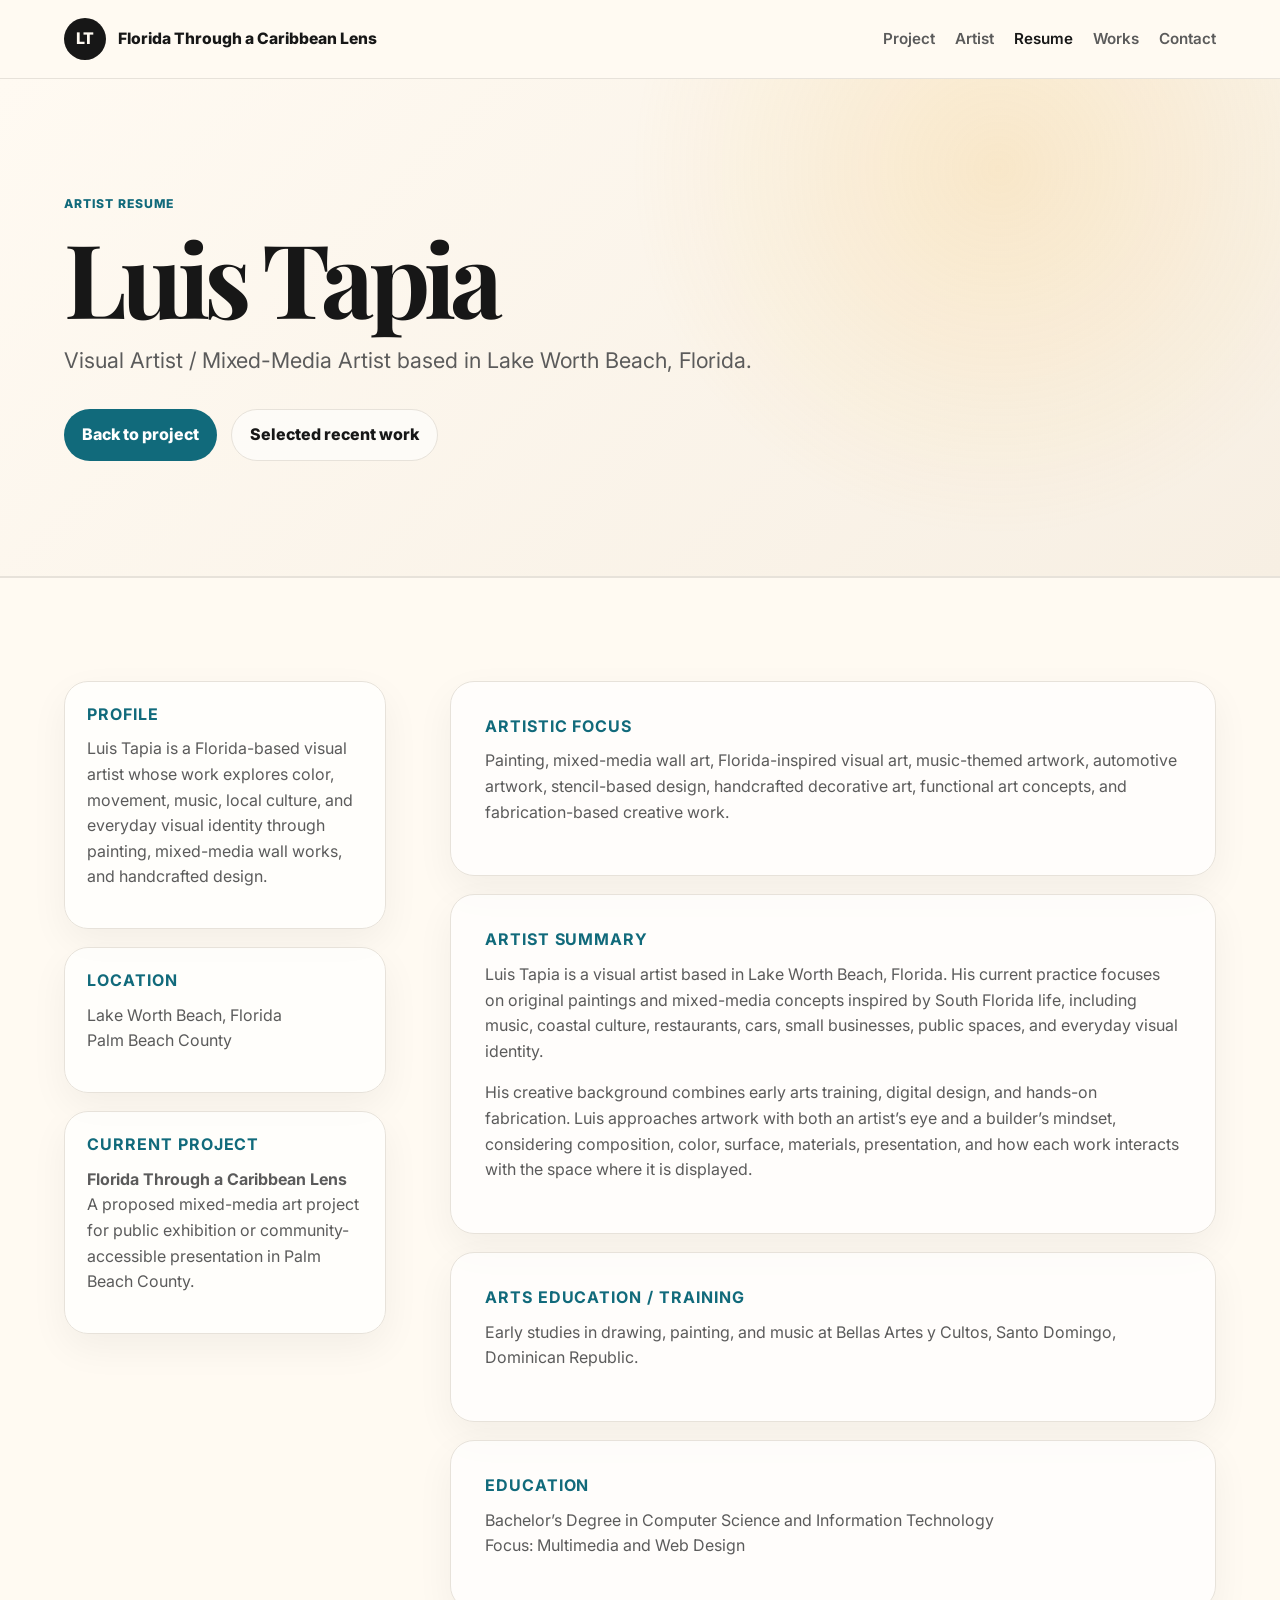
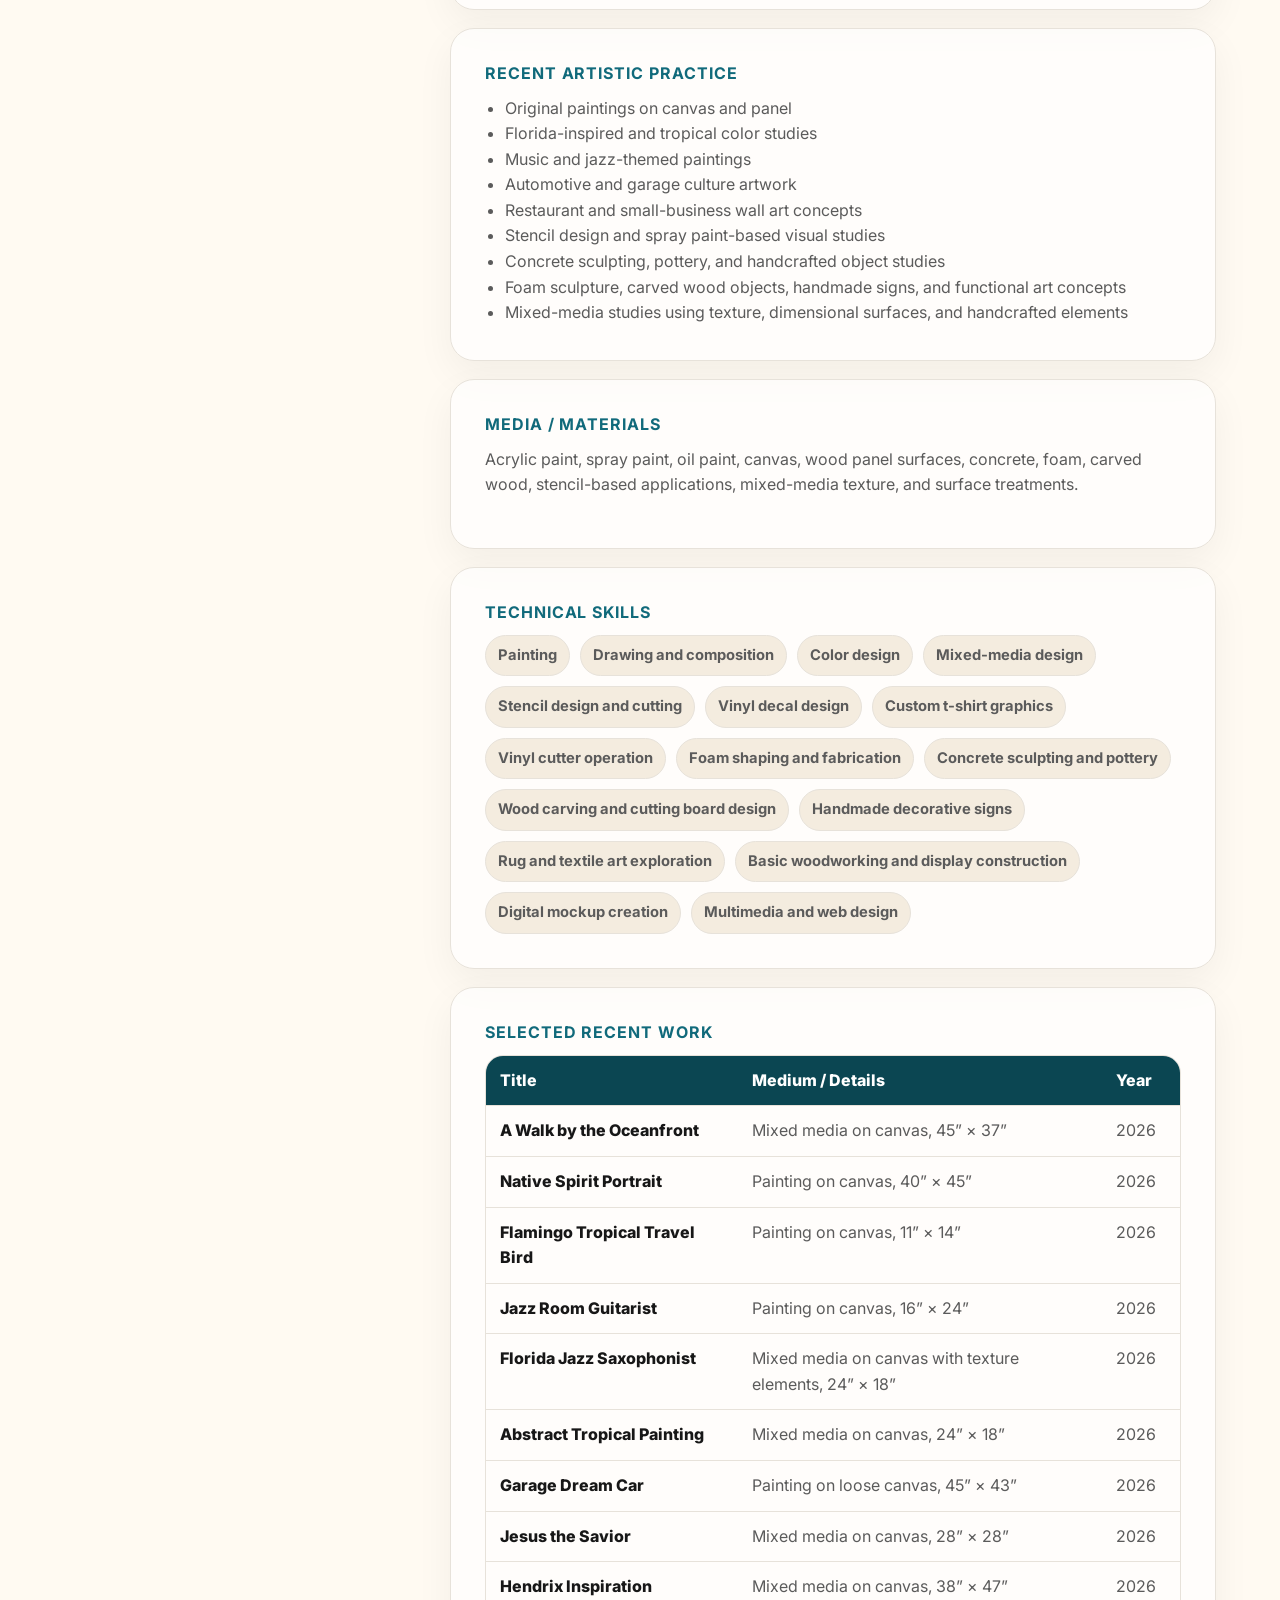
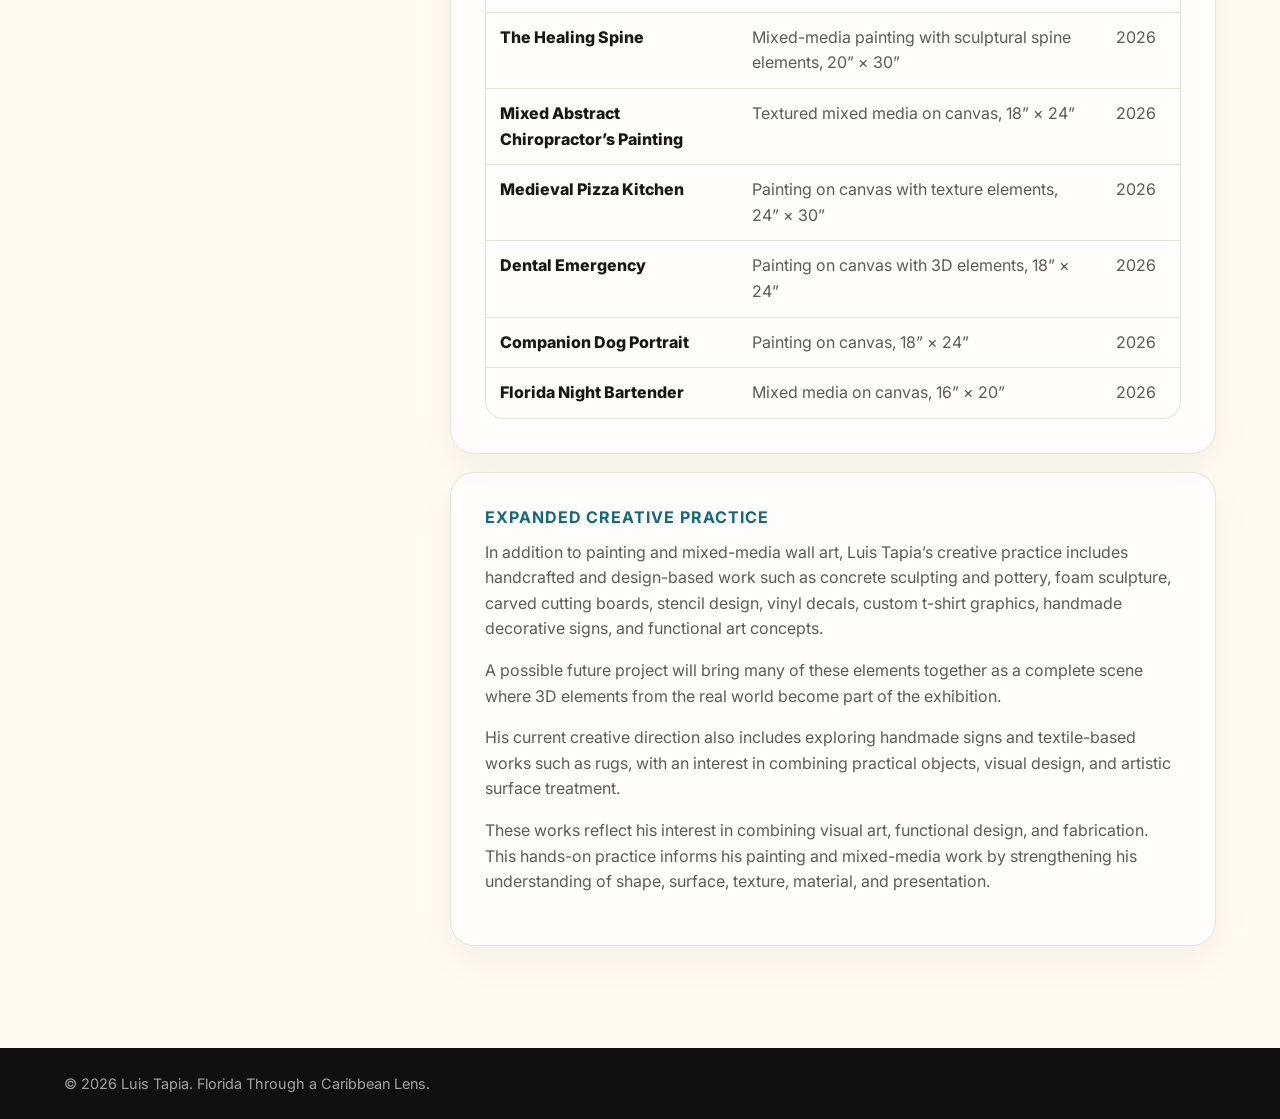
<file: resume.html>
<!doctype html>
<html lang="en">
<head>
  <meta charset="utf-8">
  <meta name="viewport" content="width=device-width, initial-scale=1">
  <title>Artist Resume | Luis Tapia</title>
  <meta name="description" content="Artist resume for Luis Tapia, a Lake Worth Beach based visual artist and mixed-media artist developing Florida Through a Caribbean Lens.">
  <link rel="preconnect" href="https://fonts.googleapis.com">
  <link rel="preconnect" href="https://fonts.gstatic.com" crossorigin>
  <link href="https://fonts.googleapis.com/css2?family=Inter:wght@400;500;600;700;800&family=Playfair+Display:wght@600;700&display=swap" rel="stylesheet">
  <link rel="stylesheet" href="styles.css">
</head>
<body>
  <header class="site-header">
    <a class="brand" href="index.html#top" aria-label="Florida Through a Caribbean Lens home">
      <span class="brand-mark">LT</span>
      <span class="brand-text">Florida Through a Caribbean Lens</span>
    </a>
    <nav class="nav" aria-label="Main navigation">
      <a href="index.html#project">Project</a>
      <a href="index.html#artist">Artist</a>
      <a class="active" href="resume.html">Resume</a>
      <a href="index.html#works">Works</a>
      <a href="index.html#contact">Contact</a>
    </nav>
  </header>

  <main>
    <section class="resume-hero">
      <p class="eyebrow">Artist Resume</p>
      <h1>Luis Tapia</h1>
      <p class="hero-text">Visual Artist / Mixed-Media Artist based in Lake Worth Beach, Florida.</p>
      <div class="hero-actions">
        <a class="button primary" href="index.html">Back to project</a>
        <a class="button secondary" href="#selected-work">Selected recent work</a>
      </div>
    </section>

    <section class="section resume-section">
      <div class="resume-layout">
        <aside class="resume-sidebar">
          <div class="resume-card">
            <h2>Profile</h2>
            <p>Luis Tapia is a Florida-based visual artist whose work explores color, movement, music, local culture, and everyday visual identity through painting, mixed-media wall works, and handcrafted design.</p>
          </div>
          <div class="resume-card">
            <h2>Location</h2>
            <p>Lake Worth Beach, Florida<br>Palm Beach County</p>
          </div>
          <div class="resume-card">
            <h2>Current Project</h2>
            <p><strong>Florida Through a Caribbean Lens</strong><br>A proposed mixed-media art project for public exhibition or community-accessible presentation in Palm Beach County.</p>
          </div>
        </aside>

        <div class="resume-main">
          <article class="resume-block">
            <h2>Artistic Focus</h2>
            <p>Painting, mixed-media wall art, Florida-inspired visual art, music-themed artwork, automotive artwork, stencil-based design, handcrafted decorative art, functional art concepts, and fabrication-based creative work.</p>
          </article>

          <article class="resume-block">
            <h2>Artist Summary</h2>
            <p>Luis Tapia is a visual artist based in Lake Worth Beach, Florida. His current practice focuses on original paintings and mixed-media concepts inspired by South Florida life, including music, coastal culture, restaurants, cars, small businesses, public spaces, and everyday visual identity.</p>
            <p>His creative background combines early arts training, digital design, and hands-on fabrication. Luis approaches artwork with both an artist’s eye and a builder’s mindset, considering composition, color, surface, materials, presentation, and how each work interacts with the space where it is displayed.</p>
          </article>

          <article class="resume-block">
            <h2>Arts Education / Training</h2>
            <p>Early studies in drawing, painting, and music at Bellas Artes y Cultos, Santo Domingo, Dominican Republic.</p>
          </article>

          <article class="resume-block">
            <h2>Education</h2>
            <p>Bachelor’s Degree in Computer Science and Information Technology<br>Focus: Multimedia and Web Design</p>
          </article>

          <article class="resume-block">
            <h2>Recent Artistic Practice</h2>
            <ul class="plain-list">
              <li>Original paintings on canvas and panel</li>
              <li>Florida-inspired and tropical color studies</li>
              <li>Music and jazz-themed paintings</li>
              <li>Automotive and garage culture artwork</li>
              <li>Restaurant and small-business wall art concepts</li>
              <li>Stencil design and spray paint-based visual studies</li>
              <li>Concrete sculpting, pottery, and handcrafted object studies</li>
              <li>Foam sculpture, carved wood objects, handmade signs, and functional art concepts</li>
              <li>Mixed-media studies using texture, dimensional surfaces, and handcrafted elements</li>
            </ul>
          </article>

          <article class="resume-block">
            <h2>Media / Materials</h2>
            <p>Acrylic paint, spray paint, oil paint, canvas, wood panel surfaces, concrete, foam, carved wood, stencil-based applications, mixed-media texture, and surface treatments.</p>
          </article>

          <article class="resume-block">
            <h2>Technical Skills</h2>
            <ul class="tag-list">
              <li>Painting</li>
              <li>Drawing and composition</li>
              <li>Color design</li>
              <li>Mixed-media design</li>
              <li>Stencil design and cutting</li>
              <li>Vinyl decal design</li>
              <li>Custom t-shirt graphics</li>
              <li>Vinyl cutter operation</li>
              <li>Foam shaping and fabrication</li>
              <li>Concrete sculpting and pottery</li>
              <li>Wood carving and cutting board design</li>
              <li>Handmade decorative signs</li>
              <li>Rug and textile art exploration</li>
              <li>Basic woodworking and display construction</li>
              <li>Digital mockup creation</li>
              <li>Multimedia and web design</li>
            </ul>
          </article>

          <article id="selected-work" class="resume-block">
            <h2>Selected Recent Work</h2>
            <div class="resume-table" role="table" aria-label="Selected recent work">
              <div role="row" class="resume-table-head">
                <span role="columnheader">Title</span>
                <span role="columnheader">Medium / Details</span>
                <span role="columnheader">Year</span>
              </div>
              <div role="row"><span>A Walk by the Oceanfront</span><span>Mixed media on canvas, 45” × 37”</span><span>2026</span></div>
              <div role="row"><span>Native Spirit Portrait</span><span>Painting on canvas, 40” × 45”</span><span>2026</span></div>
              <div role="row"><span>Flamingo Tropical Travel Bird</span><span>Painting on canvas, 11” × 14”</span><span>2026</span></div>
              <div role="row"><span>Jazz Room Guitarist</span><span>Painting on canvas, 16” × 24”</span><span>2026</span></div>
              <div role="row"><span>Florida Jazz Saxophonist</span><span>Mixed media on canvas with texture elements, 24” × 18”</span><span>2026</span></div>
              <div role="row"><span>Abstract Tropical Painting</span><span>Mixed media on canvas, 24” × 18”</span><span>2026</span></div>
              <div role="row"><span>Garage Dream Car</span><span>Painting on loose canvas, 45” × 43”</span><span>2026</span></div>
              <div role="row"><span>Jesus the Savior</span><span>Mixed media on canvas, 28” × 28”</span><span>2026</span></div>
              <div role="row"><span>Hendrix Inspiration</span><span>Mixed media on canvas, 38” × 47”</span><span>2026</span></div>
              <div role="row"><span>The Healing Spine</span><span>Mixed-media painting with sculptural spine elements, 20” × 30”</span><span>2026</span></div>
              <div role="row"><span>Mixed Abstract Chiropractor’s Painting</span><span>Textured mixed media on canvas, 18” × 24”</span><span>2026</span></div>
              <div role="row"><span>Medieval Pizza Kitchen</span><span>Painting on canvas with texture elements, 24” × 30”</span><span>2026</span></div>
              <div role="row"><span>Dental Emergency</span><span>Painting on canvas with 3D elements, 18” × 24”</span><span>2026</span></div>
              <div role="row"><span>Companion Dog Portrait</span><span>Painting on canvas, 18” × 24”</span><span>2026</span></div>
              <div role="row"><span>Florida Night Bartender</span><span>Mixed media on canvas, 16” × 20”</span><span>2026</span></div>
            </div>
          </article>

          <article class="resume-block">
            <h2>Expanded Creative Practice</h2>
            <p>In addition to painting and mixed-media wall art, Luis Tapia’s creative practice includes handcrafted and design-based work such as concrete sculpting and pottery, foam sculpture, carved cutting boards, stencil design, vinyl decals, custom t-shirt graphics, handmade decorative signs, and functional art concepts.</p>
            <p>A possible future project will bring many of these elements together as a complete scene where 3D elements from the real world become part of the exhibition.</p>
            <p>His current creative direction also includes exploring handmade signs and textile-based works such as rugs, with an interest in combining practical objects, visual design, and artistic surface treatment.</p>
            <p>These works reflect his interest in combining visual art, functional design, and fabrication. This hands-on practice informs his painting and mixed-media work by strengthening his understanding of shape, surface, texture, material, and presentation.</p>
          </article>
        </div>
      </div>
    </section>
  </main>

  <footer class="site-footer">
    <p>© <span id="year"></span> Luis Tapia. Florida Through a Caribbean Lens.</p>
  </footer>

  <script>
    document.getElementById('year').textContent = new Date().getFullYear();
  </script>
</body>
</html>
</file>
<file: styles.css>
:root {
  --ink: #171717;
  --muted: #5b5b5b;
  --line: #e7e2da;
  --paper: #fffaf2;
  --paper-alt: #f4ecdf;
  --accent: #116a7b;
  --accent-dark: #0b4652;
  --coral: #d9664c;
  --sun: #f2b84b;
  --white: #ffffff;
  --shadow: 0 22px 60px rgba(23, 23, 23, 0.12);
}

* { box-sizing: border-box; }
html { scroll-behavior: smooth; }
body {
  margin: 0;
  font-family: Inter, system-ui, -apple-system, BlinkMacSystemFont, "Segoe UI", sans-serif;
  color: var(--ink);
  background: var(--paper);
  line-height: 1.6;
}

a { color: inherit; }

.site-header {
  position: sticky;
  top: 0;
  z-index: 20;
  display: flex;
  align-items: center;
  justify-content: space-between;
  gap: 24px;
  padding: 18px clamp(20px, 5vw, 72px);
  background: rgba(255, 250, 242, 0.92);
  backdrop-filter: blur(14px);
  border-bottom: 1px solid var(--line);
}

.brand {
  display: inline-flex;
  align-items: center;
  gap: 12px;
  text-decoration: none;
  font-weight: 800;
}

.brand-mark {
  display: inline-grid;
  place-items: center;
  width: 42px;
  height: 42px;
  border-radius: 50%;
  background: var(--ink);
  color: var(--paper);
  font-weight: 800;
  letter-spacing: -0.05em;
}

.brand-text { font-size: 0.98rem; }

.nav {
  display: flex;
  align-items: center;
  gap: 20px;
  font-size: 0.95rem;
  color: var(--muted);
}

.nav a {
  text-decoration: none;
  font-weight: 600;
}

.nav a:hover { color: var(--ink); }

.hero {
  display: grid;
  grid-template-columns: minmax(0, 1.4fr) minmax(280px, 0.6fr);
  gap: clamp(32px, 7vw, 88px);
  align-items: center;
  min-height: 78vh;
  padding: clamp(64px, 10vw, 128px) clamp(20px, 5vw, 72px);
  background:
    radial-gradient(circle at 80% 20%, rgba(242, 184, 75, 0.28), transparent 34%),
    radial-gradient(circle at 18% 12%, rgba(217, 102, 76, 0.18), transparent 28%),
    linear-gradient(135deg, #fffaf2 0%, #f7efe3 100%);
}

.eyebrow,
.section-kicker {
  margin: 0 0 14px;
  color: var(--accent);
  font-weight: 800;
  letter-spacing: 0.08em;
  text-transform: uppercase;
  font-size: 0.76rem;
}

h1, h2, h3, p { margin-top: 0; }

h1 {
  max-width: 920px;
  margin-bottom: 22px;
  font-family: "Playfair Display", Georgia, serif;
  font-size: clamp(3.1rem, 8vw, 7.2rem);
  line-height: 0.95;
  letter-spacing: -0.055em;
}

h2 {
  font-family: "Playfair Display", Georgia, serif;
  font-size: clamp(2rem, 4vw, 3.8rem);
  line-height: 1.05;
  letter-spacing: -0.04em;
  margin-bottom: 18px;
}

h3 {
  font-size: 1.15rem;
  line-height: 1.25;
  margin-bottom: 8px;
}

.hero-text {
  max-width: 760px;
  color: var(--muted);
  font-size: clamp(1.08rem, 2vw, 1.35rem);
}

.hero-actions {
  display: flex;
  flex-wrap: wrap;
  gap: 14px;
  margin-top: 32px;
}

.button {
  display: inline-flex;
  align-items: center;
  justify-content: center;
  min-height: 48px;
  padding: 12px 18px;
  border-radius: 999px;
  text-decoration: none;
  font-weight: 800;
}

.button.primary {
  color: var(--white);
  background: var(--accent);
}

.button.primary:hover { background: var(--accent-dark); }

.button.secondary {
  border: 1px solid var(--line);
  color: var(--ink);
  background: rgba(255, 255, 255, 0.6);
}

.hero-card {
  padding: 32px;
  border-radius: 30px;
  background: var(--ink);
  color: var(--white);
  box-shadow: var(--shadow);
  transform: rotate(1deg);
}

.card-label {
  margin-bottom: 8px;
  color: var(--sun);
  font-size: 0.8rem;
  text-transform: uppercase;
  letter-spacing: 0.08em;
  font-weight: 800;
}

.card-title {
  margin-bottom: 16px;
  font-family: "Playfair Display", Georgia, serif;
  font-size: 2rem;
  line-height: 1.05;
}

.card-detail { color: rgba(255, 255, 255, 0.78); }

.section {
  padding: clamp(56px, 8vw, 110px) clamp(20px, 5vw, 72px);
  border-top: 1px solid var(--line);
}

.two-column {
  display: grid;
  grid-template-columns: minmax(220px, 0.8fr) minmax(0, 1.2fr);
  gap: clamp(30px, 6vw, 84px);
}

.section-body {
  color: var(--muted);
  font-size: 1.08rem;
}

.section-body p { margin-bottom: 18px; }
.muted { background: var(--paper-alt); }

.grid-three {
  display: grid;
  grid-template-columns: repeat(3, minmax(0, 1fr));
  gap: 18px;
  background: var(--accent-dark);
}

.info-card {
  min-height: 210px;
  padding: 28px;
  border-radius: 24px;
  background: rgba(255, 255, 255, 0.95);
}

.info-card p { color: var(--muted); margin: 0; }

.section-header {
  max-width: 780px;
  margin-bottom: 34px;
}

.section-header p { color: var(--muted); font-size: 1.08rem; }

.work-grid {
  display: grid;
  grid-template-columns: repeat(3, minmax(0, 1fr));
  gap: 18px;
}

.work-card {
  border: 1px solid var(--line);
  border-radius: 24px;
  overflow: hidden;
  background: var(--white);
  box-shadow: 0 16px 40px rgba(23, 23, 23, 0.06);
}

.work-image {
  display: grid;
  place-items: center;
  aspect-ratio: 4 / 3;
  font-weight: 800;
  color: rgba(255, 255, 255, 0.82);
  letter-spacing: 0.08em;
  text-transform: uppercase;
  background:
    linear-gradient(135deg, rgba(17, 106, 123, 0.95), rgba(217, 102, 76, 0.95)),
    radial-gradient(circle at 20% 20%, rgba(242, 184, 75, 0.7), transparent 36%);
}

.work-card h3,
.work-card p {
  padding-inline: 20px;
}

.work-card h3 {
  margin-top: 20px;
}

.work-card p {
  color: var(--muted);
  font-size: 0.95rem;
  margin-bottom: 22px;
}

.check-list {
  display: grid;
  gap: 12px;
  padding: 0;
  margin: 0;
  list-style: none;
}

.check-list li {
  position: relative;
  padding-left: 34px;
}

.check-list li::before {
  content: "✓";
  position: absolute;
  left: 0;
  top: 0;
  display: inline-grid;
  place-items: center;
  width: 24px;
  height: 24px;
  border-radius: 50%;
  color: var(--white);
  background: var(--accent);
  font-size: 0.85rem;
  font-weight: 900;
}

.contact-section {
  background: var(--ink);
  color: var(--white);
}

.contact-section .section-kicker { color: var(--sun); }
.contact-section p { color: rgba(255, 255, 255, 0.78); }
.small-note { font-size: 0.95rem; }

.site-footer {
  padding: 24px clamp(20px, 5vw, 72px);
  background: #101010;
  color: rgba(255, 255, 255, 0.62);
  font-size: 0.9rem;
}

.site-footer p { margin: 0; }

@media (max-width: 900px) {
  .site-header {
    align-items: flex-start;
    flex-direction: column;
  }

  .nav {
    flex-wrap: wrap;
    gap: 12px 18px;
  }

  .hero,
  .two-column,
  .grid-three,
  .work-grid {
    grid-template-columns: 1fr;
  }

  .hero { min-height: auto; }
}

@media (max-width: 560px) {
  .brand-text { max-width: 220px; }
  .hero-card { transform: none; }
}

.nav a.active {
  color: var(--ink);
}

.resume-hero {
  padding: clamp(64px, 9vw, 120px) clamp(20px, 5vw, 72px);
  background:
    radial-gradient(circle at 78% 18%, rgba(242, 184, 75, 0.2), transparent 34%),
    linear-gradient(135deg, #fffaf2 0%, #f7efe3 100%);
  border-bottom: 1px solid var(--line);
}

.resume-hero h1 {
  margin-bottom: 18px;
}

.resume-section {
  background: var(--paper);
}

.resume-layout {
  display: grid;
  grid-template-columns: minmax(240px, 0.42fr) minmax(0, 1fr);
  gap: clamp(28px, 5vw, 72px);
  align-items: start;
}

.resume-sidebar {
  display: grid;
  gap: 18px;
  position: sticky;
  top: 96px;
}

.resume-card,
.resume-block {
  border: 1px solid var(--line);
  border-radius: 24px;
  background: rgba(255, 255, 255, 0.68);
  box-shadow: 0 14px 38px rgba(23, 23, 23, 0.05);
}

.resume-card {
  padding: 22px;
}

.resume-card h2,
.resume-block h2 {
  font-family: Inter, system-ui, -apple-system, BlinkMacSystemFont, "Segoe UI", sans-serif;
  font-size: 1rem;
  line-height: 1.3;
  letter-spacing: 0.06em;
  text-transform: uppercase;
  color: var(--accent);
  margin-bottom: 12px;
}

.resume-card p,
.resume-block p,
.resume-block li {
  color: var(--muted);
}

.resume-main {
  display: grid;
  gap: 18px;
}

.resume-block {
  padding: clamp(22px, 4vw, 34px);
}

.plain-list {
  margin: 0;
  padding-left: 20px;
}

.tag-list {
  display: flex;
  flex-wrap: wrap;
  gap: 10px;
  padding: 0;
  margin: 0;
  list-style: none;
}

.tag-list li {
  padding: 8px 12px;
  border: 1px solid var(--line);
  border-radius: 999px;
  background: var(--paper-alt);
  font-weight: 700;
  font-size: 0.92rem;
}

.resume-table {
  display: grid;
  gap: 0;
  border: 1px solid var(--line);
  border-radius: 18px;
  overflow: hidden;
}

.resume-table > div {
  display: grid;
  grid-template-columns: 0.9fr 1.3fr 0.28fr;
  gap: 0;
  border-bottom: 1px solid var(--line);
}

.resume-table > div:last-child {
  border-bottom: 0;
}

.resume-table span {
  padding: 12px 14px;
  color: var(--muted);
}

.resume-table span:first-child {
  color: var(--ink);
  font-weight: 800;
}

.resume-table-head {
  background: var(--accent-dark);
}

.resume-table-head span,
.resume-table-head span:first-child {
  color: var(--white);
  font-weight: 800;
}

@media (max-width: 900px) {
  .resume-layout,
  .resume-table > div {
    grid-template-columns: 1fr;
  }

  .resume-sidebar {
    position: static;
  }
}
.work-image {
  width: 100%;
  height: 220px;
  object-fit: contain;
  display: block;
  border-radius: 18px;
}
.profile-picture {
  width: 54px;
  height: 54px;
  border-radius: 50%;
  object-fit: cover;
  object-position: center;
  border: 2px solid rgba(255, 255, 255, 0.85);
  box-shadow: 0 8px 22px rgba(0, 0, 0, 0.22);
  flex: 0 0 auto;
}

.brand {
  display: flex;
  align-items: center;
  gap: 0.75rem;
}

@media (max-width: 640px) {
  .profile-picture {
    width: 44px;
    height: 44px;
  }
}
</file>
